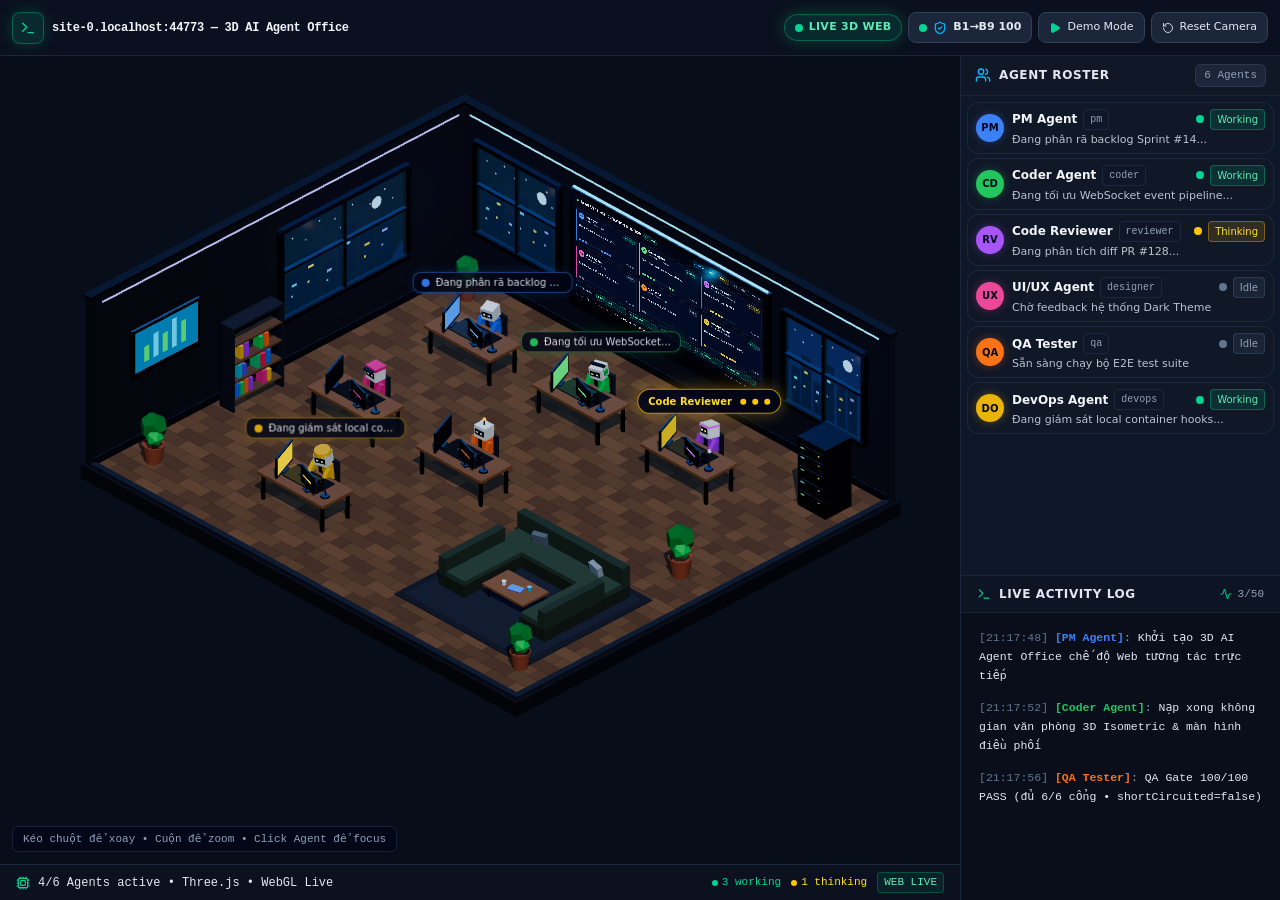
<file: agent-office/index.html>
<!doctype html>
<html lang="vi" class="dark">
  <head>
    <meta charset="UTF-8" />
    <meta name="viewport" content="width=device-width, initial-scale=1.0" />
    <title>3D AI Agent Office — Live Local Session</title>
    <script type="module" crossorigin src="./assets/index-Pufoz-ss.js"></script>
    <link rel="stylesheet" crossorigin href="./assets/index-B_tEXVIB.css">
  </head>
  <body class="bg-[#0a0f1d] text-slate-100 antialiased selection:bg-emerald-500/30 selection:text-emerald-200 overflow-hidden">
    <div id="root"></div>
  </body>
</html>
</file>
<file: agent-office/assets/index-B_tEXVIB.css>
/*! tailwindcss v4.3.5 | MIT License | https://tailwindcss.com */
@layer properties{@supports (((-webkit-hyphens:none)) and (not (margin-trim:block))) or ((-moz-orient:inline) and (not (color:rgb(from red r g b)))){*,:before,:after,::backdrop{--tw-scale-x:1;--tw-scale-y:1;--tw-scale-z:1;--tw-space-y-reverse:0;--tw-border-style:solid;--tw-leading:initial;--tw-font-weight:initial;--tw-tracking:initial;--tw-shadow:0 0 #0000;--tw-shadow-color:initial;--tw-shadow-alpha:100%;--tw-inset-shadow:0 0 #0000;--tw-inset-shadow-color:initial;--tw-inset-shadow-alpha:100%;--tw-ring-color:initial;--tw-ring-shadow:0 0 #0000;--tw-inset-ring-color:initial;--tw-inset-ring-shadow:0 0 #0000;--tw-ring-inset:initial;--tw-ring-offset-width:0px;--tw-ring-offset-color:#fff;--tw-ring-offset-shadow:0 0 #0000;--tw-backdrop-blur:initial;--tw-backdrop-brightness:initial;--tw-backdrop-contrast:initial;--tw-backdrop-grayscale:initial;--tw-backdrop-hue-rotate:initial;--tw-backdrop-invert:initial;--tw-backdrop-opacity:initial;--tw-backdrop-saturate:initial;--tw-backdrop-sepia:initial}}}@layer theme{:root,:host{--font-sans:-apple-system, BlinkMacSystemFont, "Segoe UI", Roboto, "Helvetica Neue", "Noto Sans", Arial, sans-serif, "Apple Color Emoji", "Segoe UI Emoji", "Segoe UI Symbol", "Noto Color Emoji";--font-mono:ui-monospace, SFMono-Regular, Menlo, Monaco, Consolas, "Liberation Mono", "Courier New", monospace;--color-red-200:oklch(88.5% .062 18.334);--color-red-300:oklch(80.8% .114 19.571);--color-red-400:oklch(70.4% .191 22.216);--color-red-500:oklch(63.7% .237 25.331);--color-red-950:oklch(25.8% .092 26.042);--color-amber-300:oklch(87.9% .169 91.605);--color-amber-400:oklch(82.8% .189 84.429);--color-amber-500:oklch(76.9% .188 70.08);--color-yellow-300:oklch(90.5% .182 98.111);--color-yellow-400:oklch(85.2% .199 91.936);--color-yellow-500:oklch(79.5% .184 86.047);--color-emerald-200:oklch(90.5% .093 164.15);--color-emerald-300:oklch(84.5% .143 164.978);--color-emerald-400:oklch(76.5% .177 163.223);--color-emerald-500:oklch(69.6% .17 162.48);--color-cyan-200:oklch(91.7% .08 205.041);--color-cyan-300:oklch(86.5% .127 207.078);--color-cyan-400:oklch(78.9% .154 211.53);--color-cyan-500:oklch(71.5% .143 215.221);--color-sky-200:oklch(90.1% .058 230.902);--color-sky-300:oklch(82.8% .111 230.318);--color-sky-400:oklch(74.6% .16 232.661);--color-sky-500:oklch(68.5% .169 237.323);--color-purple-400:oklch(71.4% .203 305.504);--color-slate-100:oklch(96.8% .007 247.896);--color-slate-200:oklch(92.9% .013 255.508);--color-slate-300:oklch(86.9% .022 252.894);--color-slate-400:oklch(70.4% .04 256.788);--color-slate-500:oklch(55.4% .046 257.417);--color-slate-700:oklch(37.2% .044 257.287);--color-slate-800:oklch(27.9% .041 260.031);--color-slate-900:oklch(20.8% .042 265.755);--color-slate-950:oklch(12.9% .042 264.695);--color-white:#fff;--spacing:.25rem;--text-xs:.75rem;--text-xs--line-height:calc(1 / .75);--text-sm:.875rem;--text-sm--line-height:calc(1.25 / .875);--font-weight-medium:500;--font-weight-semibold:600;--font-weight-bold:700;--tracking-tight:-.025em;--tracking-wide:.025em;--tracking-wider:.05em;--leading-snug:1.375;--leading-relaxed:1.625;--radius-md:.375rem;--radius-lg:.5rem;--radius-xl:.75rem;--radius-2xl:1rem;--animate-spin:spin 1s linear infinite;--animate-ping:ping 1s cubic-bezier(0, 0, .2, 1) infinite;--animate-pulse:pulse 2s cubic-bezier(.4, 0, .6, 1) infinite;--blur-sm:8px;--blur-md:12px;--default-transition-duration:.15s;--default-transition-timing-function:cubic-bezier(.4, 0, .2, 1);--default-font-family:var(--font-sans);--default-mono-font-family:var(--font-mono)}}@layer base{*,:after,:before,::backdrop{box-sizing:border-box;border:0 solid;margin:0;padding:0}::file-selector-button{box-sizing:border-box;border:0 solid;margin:0;padding:0}html,:host{-webkit-text-size-adjust:100%;tab-size:4;line-height:1.5;font-family:var(--default-font-family,-apple-system, BlinkMacSystemFont, "Segoe UI", Roboto, "Helvetica Neue", "Noto Sans", Arial, sans-serif, "Apple Color Emoji", "Segoe UI Emoji", "Segoe UI Symbol", "Noto Color Emoji");font-feature-settings:var(--default-font-feature-settings,normal);font-variation-settings:var(--default-font-variation-settings,normal);-webkit-tap-highlight-color:transparent}hr{height:0;color:inherit;border-top-width:1px}abbr:where([title]){-webkit-text-decoration:underline dotted;text-decoration:underline dotted}h1,h2,h3,h4,h5,h6{font-size:inherit;font-weight:inherit}a{color:inherit;-webkit-text-decoration:inherit;-webkit-text-decoration:inherit;-webkit-text-decoration:inherit;-webkit-text-decoration:inherit;text-decoration:inherit}b,strong{font-weight:bolder}code,kbd,samp,pre{font-family:var(--default-mono-font-family,ui-monospace, SFMono-Regular, Menlo, Monaco, Consolas, "Liberation Mono", "Courier New", monospace);font-feature-settings:var(--default-mono-font-feature-settings,normal);font-variation-settings:var(--default-mono-font-variation-settings,normal);font-size:1em}small{font-size:80%}sub,sup{vertical-align:baseline;font-size:75%;line-height:0;position:relative}sub{bottom:-.25em}sup{top:-.5em}table{text-indent:0;border-color:inherit;border-collapse:collapse}:-moz-focusring:where(:not(iframe)){outline:auto}progress{vertical-align:baseline}summary{display:list-item}ol,ul,menu{list-style:none}img,svg,video,canvas,audio,iframe,embed,object{vertical-align:middle;display:block}img,video{max-width:100%;height:auto}button,input,select,optgroup,textarea{font:inherit;font-feature-settings:inherit;font-variation-settings:inherit;letter-spacing:inherit;color:inherit;opacity:1;background-color:#0000;border-radius:0}::file-selector-button{font:inherit;font-feature-settings:inherit;font-variation-settings:inherit;letter-spacing:inherit;color:inherit;opacity:1;background-color:#0000;border-radius:0}:where(select:is([multiple],[size])) optgroup{font-weight:bolder}:where(select:is([multiple],[size])) optgroup option{padding-inline-start:20px}::file-selector-button{margin-inline-end:4px}::placeholder{opacity:1}@supports (not ((-webkit-appearance:-apple-pay-button))) or (contain-intrinsic-size:1px){::placeholder{color:currentColor}@supports (color:color-mix(in lab, red, red)){::placeholder{color:color-mix(in oklab, currentcolor 50%, transparent)}}}textarea{resize:vertical}::-webkit-search-decoration{-webkit-appearance:none}::-webkit-date-and-time-value{min-height:1lh;text-align:inherit}::-webkit-datetime-edit{display:inline-flex}::-webkit-datetime-edit-fields-wrapper{padding:0}::-webkit-datetime-edit{padding-block:0}::-webkit-datetime-edit-year-field{padding-block:0}::-webkit-datetime-edit-month-field{padding-block:0}::-webkit-datetime-edit-day-field{padding-block:0}::-webkit-datetime-edit-hour-field{padding-block:0}::-webkit-datetime-edit-minute-field{padding-block:0}::-webkit-datetime-edit-second-field{padding-block:0}::-webkit-datetime-edit-millisecond-field{padding-block:0}::-webkit-datetime-edit-meridiem-field{padding-block:0}::-webkit-calendar-picker-indicator{line-height:1}:-moz-ui-invalid{box-shadow:none}button,input:where([type=button],[type=reset],[type=submit]){appearance:button}::file-selector-button{appearance:button}::-webkit-inner-spin-button{height:auto}::-webkit-outer-spin-button{height:auto}[hidden]:where(:not([hidden=until-found])){display:none!important}html,body,#root{color:#f1f5f9;background-color:#0a0f1d;width:100%;height:100%;margin:0;padding:0;font-family:Inter,ui-sans-serif,system-ui,-apple-system,BlinkMacSystemFont,Segoe UI,Roboto,sans-serif}}@layer components;@layer utilities{.pointer-events-none{pointer-events:none}.visible{visibility:visible}.absolute{position:absolute}.relative{position:relative}.static{position:static}.top-3{top:calc(var(--spacing) * 3)}.right-3{right:calc(var(--spacing) * 3)}.bottom-3{bottom:calc(var(--spacing) * 3)}.left-3{left:calc(var(--spacing) * 3)}.z-10{z-index:10}.z-20{z-index:20}.z-30{z-index:30}.container{width:100%}@media (width>=40rem){.container{max-width:40rem}}@media (width>=48rem){.container{max-width:48rem}}@media (width>=64rem){.container{max-width:64rem}}@media (width>=80rem){.container{max-width:80rem}}@media (width>=96rem){.container{max-width:96rem}}.mt-0\.5{margin-top:calc(var(--spacing) * .5)}.mr-0\.5{margin-right:calc(var(--spacing) * .5)}.ml-1{margin-left:var(--spacing)}.line-clamp-2{-webkit-line-clamp:2;-webkit-box-orient:vertical;display:-webkit-box;overflow:hidden}.flex{display:flex}.grid{display:grid}.hidden{display:none}.inline-flex{display:inline-flex}.h-1\.5{height:calc(var(--spacing) * 1.5)}.h-2{height:calc(var(--spacing) * 2)}.h-3{height:calc(var(--spacing) * 3)}.h-3\.5{height:calc(var(--spacing) * 3.5)}.h-4{height:calc(var(--spacing) * 4)}.h-7{height:calc(var(--spacing) * 7)}.h-8{height:calc(var(--spacing) * 8)}.h-9{height:calc(var(--spacing) * 9)}.h-14{height:calc(var(--spacing) * 14)}.h-full{height:100%}.h-screen{height:100vh}.min-h-0{min-height:0}.w-1\.5{width:calc(var(--spacing) * 1.5)}.w-1\/4{width:25%}.w-2{width:calc(var(--spacing) * 2)}.w-3{width:calc(var(--spacing) * 3)}.w-3\.5{width:calc(var(--spacing) * 3.5)}.w-3\/4{width:75%}.w-4{width:calc(var(--spacing) * 4)}.w-7{width:calc(var(--spacing) * 7)}.w-8{width:calc(var(--spacing) * 8)}.w-\[470px\]{width:470px}.w-full{width:100%}.w-screen{width:100vw}.max-w-\[128px\]{max-width:128px}.max-w-\[155px\]{max-width:155px}.max-w-\[205px\]{max-width:205px}.max-w-\[calc\(100\%-24px\)\]{max-width:calc(100% - 24px)}.min-w-0{min-width:0}.min-w-\[290px\]{min-width:290px}.flex-1{flex:1}.flex-\[1\.6\]{flex:1.6}.shrink-0{flex-shrink:0}.scale-105{--tw-scale-x:105%;--tw-scale-y:105%;--tw-scale-z:105%;scale:var(--tw-scale-x) var(--tw-scale-y)}.animate-ping{animation:var(--animate-ping)}.animate-pulse{animation:var(--animate-pulse)}.animate-spin{animation:var(--animate-spin)}.cursor-pointer{cursor:pointer}.grid-cols-2{grid-template-columns:repeat(2,minmax(0,1fr))}.grid-cols-4{grid-template-columns:repeat(4,minmax(0,1fr))}.flex-col{flex-direction:column}.flex-wrap{flex-wrap:wrap}.items-center{align-items:center}.items-start{align-items:flex-start}.justify-between{justify-content:space-between}.justify-center{justify-content:center}.gap-1{gap:var(--spacing)}.gap-1\.5{gap:calc(var(--spacing) * 1.5)}.gap-2{gap:calc(var(--spacing) * 2)}.gap-2\.5{gap:calc(var(--spacing) * 2.5)}.gap-3{gap:calc(var(--spacing) * 3)}:where(.space-y-1>:not(:last-child)){--tw-space-y-reverse:0;margin-block-start:calc(var(--spacing) * var(--tw-space-y-reverse));margin-block-end:calc(var(--spacing) * calc(1 - var(--tw-space-y-reverse)))}:where(.space-y-1\.5>:not(:last-child)){--tw-space-y-reverse:0;margin-block-start:calc(calc(var(--spacing) * 1.5) * var(--tw-space-y-reverse));margin-block-end:calc(calc(var(--spacing) * 1.5) * calc(1 - var(--tw-space-y-reverse)))}:where(.space-y-2>:not(:last-child)){--tw-space-y-reverse:0;margin-block-start:calc(calc(var(--spacing) * 2) * var(--tw-space-y-reverse));margin-block-end:calc(calc(var(--spacing) * 2) * calc(1 - var(--tw-space-y-reverse)))}:where(.space-y-3>:not(:last-child)){--tw-space-y-reverse:0;margin-block-start:calc(calc(var(--spacing) * 3) * var(--tw-space-y-reverse));margin-block-end:calc(calc(var(--spacing) * 3) * calc(1 - var(--tw-space-y-reverse)))}.truncate{text-overflow:ellipsis;white-space:nowrap;overflow:hidden}.overflow-hidden{overflow:hidden}.overflow-y-auto{overflow-y:auto}.rounded{border-radius:.25rem}.rounded-2xl{border-radius:var(--radius-2xl)}.rounded-full{border-radius:2147483647px}.rounded-lg{border-radius:var(--radius-lg)}.rounded-md{border-radius:var(--radius-md)}.rounded-xl{border-radius:var(--radius-xl)}.border{border-style:var(--tw-border-style);border-width:1px}.border-t{border-top-style:var(--tw-border-style);border-top-width:1px}.border-b{border-bottom-style:var(--tw-border-style);border-bottom-width:1px}.border-l{border-left-style:var(--tw-border-style);border-left-width:1px}.border-amber-500\/35{border-color:#f99c0059}@supports (color:color-mix(in lab, red, red)){.border-amber-500\/35{border-color:color-mix(in oklab, var(--color-amber-500) 35%, transparent)}}.border-amber-500\/40{border-color:#f99c0066}@supports (color:color-mix(in lab, red, red)){.border-amber-500\/40{border-color:color-mix(in oklab, var(--color-amber-500) 40%, transparent)}}.border-cyan-400\/60{border-color:#00d2ef99}@supports (color:color-mix(in lab, red, red)){.border-cyan-400\/60{border-color:color-mix(in oklab, var(--color-cyan-400) 60%, transparent)}}.border-cyan-500\/40{border-color:#00b7d766}@supports (color:color-mix(in lab, red, red)){.border-cyan-500\/40{border-color:color-mix(in oklab, var(--color-cyan-500) 40%, transparent)}}.border-emerald-500\/30{border-color:#00bb7f4d}@supports (color:color-mix(in lab, red, red)){.border-emerald-500\/30{border-color:color-mix(in oklab, var(--color-emerald-500) 30%, transparent)}}.border-emerald-500\/35{border-color:#00bb7f59}@supports (color:color-mix(in lab, red, red)){.border-emerald-500\/35{border-color:color-mix(in oklab, var(--color-emerald-500) 35%, transparent)}}.border-emerald-500\/40{border-color:#00bb7f66}@supports (color:color-mix(in lab, red, red)){.border-emerald-500\/40{border-color:color-mix(in oklab, var(--color-emerald-500) 40%, transparent)}}.border-emerald-500\/50{border-color:#00bb7f80}@supports (color:color-mix(in lab, red, red)){.border-emerald-500\/50{border-color:color-mix(in oklab, var(--color-emerald-500) 50%, transparent)}}.border-red-500\/35{border-color:#fb2c3659}@supports (color:color-mix(in lab, red, red)){.border-red-500\/35{border-color:color-mix(in oklab, var(--color-red-500) 35%, transparent)}}.border-red-500\/40{border-color:#fb2c3666}@supports (color:color-mix(in lab, red, red)){.border-red-500\/40{border-color:color-mix(in oklab, var(--color-red-500) 40%, transparent)}}.border-red-500\/80{border-color:#fb2c36cc}@supports (color:color-mix(in lab, red, red)){.border-red-500\/80{border-color:color-mix(in oklab, var(--color-red-500) 80%, transparent)}}.border-sky-400\/60{border-color:#00bcfe99}@supports (color:color-mix(in lab, red, red)){.border-sky-400\/60{border-color:color-mix(in oklab, var(--color-sky-400) 60%, transparent)}}.border-slate-700{border-color:var(--color-slate-700)}.border-slate-700\/70{border-color:#314158b3}@supports (color:color-mix(in lab, red, red)){.border-slate-700\/70{border-color:color-mix(in oklab, var(--color-slate-700) 70%, transparent)}}.border-slate-700\/80{border-color:#314158cc}@supports (color:color-mix(in lab, red, red)){.border-slate-700\/80{border-color:color-mix(in oklab, var(--color-slate-700) 80%, transparent)}}.border-slate-700\/90{border-color:#314158e6}@supports (color:color-mix(in lab, red, red)){.border-slate-700\/90{border-color:color-mix(in oklab, var(--color-slate-700) 90%, transparent)}}.border-slate-800{border-color:var(--color-slate-800)}.border-slate-800\/80{border-color:#1d293dcc}@supports (color:color-mix(in lab, red, red)){.border-slate-800\/80{border-color:color-mix(in oklab, var(--color-slate-800) 80%, transparent)}}.border-slate-800\/90{border-color:#1d293de6}@supports (color:color-mix(in lab, red, red)){.border-slate-800\/90{border-color:color-mix(in oklab, var(--color-slate-800) 90%, transparent)}}.border-yellow-400\/70{border-color:#fac800b3}@supports (color:color-mix(in lab, red, red)){.border-yellow-400\/70{border-color:color-mix(in oklab, var(--color-yellow-400) 70%, transparent)}}.border-yellow-500\/40{border-color:#edb20066}@supports (color:color-mix(in lab, red, red)){.border-yellow-500\/40{border-color:color-mix(in oklab, var(--color-yellow-500) 40%, transparent)}}.bg-\[\#0a0f1d\]{background-color:#0a0f1d}.bg-\[\#0a101f\]{background-color:#0a101f}.bg-\[\#0b1120\]\/95{background-color:oklab(18.0205% -.00191095 -.0324018/.95)}.bg-\[\#0b1326\]\/95{background-color:oklab(19.0386% -.00319589 -.0404815/.95)}.bg-\[\#0d1424\]{background-color:#0d1424}.bg-\[\#0f172a\]{background-color:#0f172a}.bg-\[\#0f172a\]\/85{background-color:oklab(20.7682% -.00294789 -.0397151/.85)}.bg-\[\#0f172a\]\/90{background-color:oklab(20.7682% -.00294789 -.0397151/.9)}.bg-\[\#080d1a\]{background-color:#080d1a}.bg-\[\#090e1a\]{background-color:#090e1a}.bg-\[\#111827\]\/80{background-color:oklab(21.0084% -.00295351 -.031625/.8)}.bg-\[\#111827\]\/90{background-color:oklab(21.0084% -.00295351 -.031625/.9)}.bg-amber-400{background-color:var(--color-amber-400)}.bg-amber-500\/10{background-color:#f99c001a}@supports (color:color-mix(in lab, red, red)){.bg-amber-500\/10{background-color:color-mix(in oklab, var(--color-amber-500) 10%, transparent)}}.bg-amber-500\/15{background-color:#f99c0026}@supports (color:color-mix(in lab, red, red)){.bg-amber-500\/15{background-color:color-mix(in oklab, var(--color-amber-500) 15%, transparent)}}.bg-cyan-400{background-color:var(--color-cyan-400)}.bg-cyan-500\/15{background-color:#00b7d726}@supports (color:color-mix(in lab, red, red)){.bg-cyan-500\/15{background-color:color-mix(in oklab, var(--color-cyan-500) 15%, transparent)}}.bg-cyan-500\/20{background-color:#00b7d733}@supports (color:color-mix(in lab, red, red)){.bg-cyan-500\/20{background-color:color-mix(in oklab, var(--color-cyan-500) 20%, transparent)}}.bg-emerald-400{background-color:var(--color-emerald-400)}.bg-emerald-500\/10{background-color:#00bb7f1a}@supports (color:color-mix(in lab, red, red)){.bg-emerald-500\/10{background-color:color-mix(in oklab, var(--color-emerald-500) 10%, transparent)}}.bg-emerald-500\/15{background-color:#00bb7f26}@supports (color:color-mix(in lab, red, red)){.bg-emerald-500\/15{background-color:color-mix(in oklab, var(--color-emerald-500) 15%, transparent)}}.bg-emerald-500\/20{background-color:#00bb7f33}@supports (color:color-mix(in lab, red, red)){.bg-emerald-500\/20{background-color:color-mix(in oklab, var(--color-emerald-500) 20%, transparent)}}.bg-red-400{background-color:var(--color-red-400)}.bg-red-500{background-color:var(--color-red-500)}.bg-red-500\/10{background-color:#fb2c361a}@supports (color:color-mix(in lab, red, red)){.bg-red-500\/10{background-color:color-mix(in oklab, var(--color-red-500) 10%, transparent)}}.bg-red-500\/15{background-color:#fb2c3626}@supports (color:color-mix(in lab, red, red)){.bg-red-500\/15{background-color:color-mix(in oklab, var(--color-red-500) 15%, transparent)}}.bg-red-950\/95{background-color:#460809f2}@supports (color:color-mix(in lab, red, red)){.bg-red-950\/95{background-color:color-mix(in oklab, var(--color-red-950) 95%, transparent)}}.bg-sky-500\/20{background-color:#00a5ef33}@supports (color:color-mix(in lab, red, red)){.bg-sky-500\/20{background-color:color-mix(in oklab, var(--color-sky-500) 20%, transparent)}}.bg-slate-400{background-color:var(--color-slate-400)}.bg-slate-500{background-color:var(--color-slate-500)}.bg-slate-800{background-color:var(--color-slate-800)}.bg-slate-800\/80{background-color:#1d293dcc}@supports (color:color-mix(in lab, red, red)){.bg-slate-800\/80{background-color:color-mix(in oklab, var(--color-slate-800) 80%, transparent)}}.bg-slate-800\/90{background-color:#1d293de6}@supports (color:color-mix(in lab, red, red)){.bg-slate-800\/90{background-color:color-mix(in oklab, var(--color-slate-800) 90%, transparent)}}.bg-slate-800\/95{background-color:#1d293df2}@supports (color:color-mix(in lab, red, red)){.bg-slate-800\/95{background-color:color-mix(in oklab, var(--color-slate-800) 95%, transparent)}}.bg-slate-900{background-color:var(--color-slate-900)}.bg-slate-900\/80{background-color:#0f172bcc}@supports (color:color-mix(in lab, red, red)){.bg-slate-900\/80{background-color:color-mix(in oklab, var(--color-slate-900) 80%, transparent)}}.bg-slate-900\/85{background-color:#0f172bd9}@supports (color:color-mix(in lab, red, red)){.bg-slate-900\/85{background-color:color-mix(in oklab, var(--color-slate-900) 85%, transparent)}}.bg-slate-900\/90{background-color:#0f172be6}@supports (color:color-mix(in lab, red, red)){.bg-slate-900\/90{background-color:color-mix(in oklab, var(--color-slate-900) 90%, transparent)}}.bg-slate-950\/75{background-color:#020618bf}@supports (color:color-mix(in lab, red, red)){.bg-slate-950\/75{background-color:color-mix(in oklab, var(--color-slate-950) 75%, transparent)}}.bg-slate-950\/90{background-color:#020618e6}@supports (color:color-mix(in lab, red, red)){.bg-slate-950\/90{background-color:color-mix(in oklab, var(--color-slate-950) 90%, transparent)}}.bg-yellow-400{background-color:var(--color-yellow-400)}.bg-yellow-500\/15{background-color:#edb20026}@supports (color:color-mix(in lab, red, red)){.bg-yellow-500\/15{background-color:color-mix(in oklab, var(--color-yellow-500) 15%, transparent)}}.fill-cyan-300{fill:var(--color-cyan-300)}.fill-emerald-400{fill:var(--color-emerald-400)}.p-1{padding:var(--spacing)}.p-1\.5{padding:calc(var(--spacing) * 1.5)}.p-3{padding:calc(var(--spacing) * 3)}.p-3\.5{padding:calc(var(--spacing) * 3.5)}.px-1\.5{padding-inline:calc(var(--spacing) * 1.5)}.px-2{padding-inline:calc(var(--spacing) * 2)}.px-2\.5{padding-inline:calc(var(--spacing) * 2.5)}.px-3{padding-inline:calc(var(--spacing) * 3)}.px-3\.5{padding-inline:calc(var(--spacing) * 3.5)}.px-4{padding-inline:calc(var(--spacing) * 4)}.py-0\.5{padding-block:calc(var(--spacing) * .5)}.py-1{padding-block:var(--spacing)}.py-1\.5{padding-block:calc(var(--spacing) * 1.5)}.py-2{padding-block:calc(var(--spacing) * 2)}.py-2\.5{padding-block:calc(var(--spacing) * 2.5)}.py-3{padding-block:calc(var(--spacing) * 3)}.py-4{padding-block:calc(var(--spacing) * 4)}.py-8{padding-block:calc(var(--spacing) * 8)}.pl-2{padding-left:calc(var(--spacing) * 2)}.text-center{text-align:center}.text-left{text-align:left}.font-mono{font-family:var(--font-mono)}.text-xs{font-size:var(--text-xs);line-height:var(--tw-leading,var(--text-xs--line-height))}.text-\[10px\]{font-size:10px}.text-\[11\.5px\]{font-size:11.5px}.text-\[11px\]{font-size:11px}.leading-relaxed{--tw-leading:var(--leading-relaxed);line-height:var(--leading-relaxed)}.leading-snug{--tw-leading:var(--leading-snug);line-height:var(--leading-snug)}.font-bold{--tw-font-weight:var(--font-weight-bold);font-weight:var(--font-weight-bold)}.font-medium{--tw-font-weight:var(--font-weight-medium);font-weight:var(--font-weight-medium)}.font-semibold{--tw-font-weight:var(--font-weight-semibold);font-weight:var(--font-weight-semibold)}.tracking-tight{--tw-tracking:var(--tracking-tight);letter-spacing:var(--tracking-tight)}.tracking-wide{--tw-tracking:var(--tracking-wide);letter-spacing:var(--tracking-wide)}.tracking-wider{--tw-tracking:var(--tracking-wider);letter-spacing:var(--tracking-wider)}.break-words{overflow-wrap:break-word}.whitespace-nowrap{white-space:nowrap}.text-amber-300{color:var(--color-amber-300)}.text-cyan-200{color:var(--color-cyan-200)}.text-cyan-300{color:var(--color-cyan-300)}.text-emerald-200{color:var(--color-emerald-200)}.text-emerald-300{color:var(--color-emerald-300)}.text-emerald-400{color:var(--color-emerald-400)}.text-purple-400{color:var(--color-purple-400)}.text-red-200{color:var(--color-red-200)}.text-red-300{color:var(--color-red-300)}.text-red-400{color:var(--color-red-400)}.text-sky-200{color:var(--color-sky-200)}.text-sky-300{color:var(--color-sky-300)}.text-sky-400{color:var(--color-sky-400)}.text-slate-100{color:var(--color-slate-100)}.text-slate-200{color:var(--color-slate-200)}.text-slate-300{color:var(--color-slate-300)}.text-slate-300\/90{color:#cad5e2e6}@supports (color:color-mix(in lab, red, red)){.text-slate-300\/90{color:color-mix(in oklab, var(--color-slate-300) 90%, transparent)}}.text-slate-400{color:var(--color-slate-400)}.text-slate-500{color:var(--color-slate-500)}.text-slate-950{color:var(--color-slate-950)}.text-yellow-300{color:var(--color-yellow-300)}.uppercase{text-transform:uppercase}.italic{font-style:italic}.antialiased{-webkit-font-smoothing:antialiased;-moz-osx-font-smoothing:grayscale}.opacity-75{opacity:.75}.opacity-90{opacity:.9}.shadow-\[0_0_14px_rgba\(16\,185\,129\,0\.25\)\]{--tw-shadow:0 0 14px var(--tw-shadow-color,#10b98140);box-shadow:var(--tw-inset-shadow), var(--tw-inset-ring-shadow), var(--tw-ring-offset-shadow), var(--tw-ring-shadow), var(--tw-shadow)}.shadow-\[0_0_14px_rgba\(34\,211\,238\,0\.25\)\]{--tw-shadow:0 0 14px var(--tw-shadow-color,#22d3ee40);box-shadow:var(--tw-inset-shadow), var(--tw-inset-ring-shadow), var(--tw-ring-offset-shadow), var(--tw-ring-shadow), var(--tw-shadow)}.shadow-\[0_0_14px_rgba\(56\,189\,248\,0\.25\)\]{--tw-shadow:0 0 14px var(--tw-shadow-color,#38bdf840);box-shadow:var(--tw-inset-shadow), var(--tw-inset-ring-shadow), var(--tw-ring-offset-shadow), var(--tw-ring-shadow), var(--tw-shadow)}.shadow-\[0_0_16px_rgba\(34\,197\,94\,0\.28\)\]{--tw-shadow:0 0 16px var(--tw-shadow-color,#22c55e47);box-shadow:var(--tw-inset-shadow), var(--tw-inset-ring-shadow), var(--tw-ring-offset-shadow), var(--tw-ring-shadow), var(--tw-shadow)}.shadow-\[0_0_16px_rgba\(250\,204\,21\,0\.35\)\]{--tw-shadow:0 0 16px var(--tw-shadow-color,#facc1559);box-shadow:var(--tw-inset-shadow), var(--tw-inset-ring-shadow), var(--tw-ring-offset-shadow), var(--tw-ring-shadow), var(--tw-shadow)}.shadow-\[0_0_18px_rgba\(239\,68\,68\,0\.5\)\]{--tw-shadow:0 0 18px var(--tw-shadow-color,#ef444480);box-shadow:var(--tw-inset-shadow), var(--tw-inset-ring-shadow), var(--tw-ring-offset-shadow), var(--tw-ring-shadow), var(--tw-shadow)}.shadow-\[0_20px_50px_rgba\(0\,0\,0\,0\.75\)\]{--tw-shadow:0 20px 50px var(--tw-shadow-color,#000000bf);box-shadow:var(--tw-inset-shadow), var(--tw-inset-ring-shadow), var(--tw-ring-offset-shadow), var(--tw-ring-shadow), var(--tw-shadow)}.shadow-inner{--tw-shadow:inset 0 2px 4px 0 var(--tw-shadow-color,#0000000d);box-shadow:var(--tw-inset-shadow), var(--tw-inset-ring-shadow), var(--tw-ring-offset-shadow), var(--tw-ring-shadow), var(--tw-shadow)}.shadow-lg{--tw-shadow:0 10px 15px -3px var(--tw-shadow-color,#0000001a), 0 4px 6px -4px var(--tw-shadow-color,#0000001a);box-shadow:var(--tw-inset-shadow), var(--tw-inset-ring-shadow), var(--tw-ring-offset-shadow), var(--tw-ring-shadow), var(--tw-shadow)}.ring-2{--tw-ring-shadow:var(--tw-ring-inset, ) 0 0 0 calc(2px + var(--tw-ring-offset-width)) var(--tw-ring-color,currentcolor);box-shadow:var(--tw-inset-shadow), var(--tw-inset-ring-shadow), var(--tw-ring-offset-shadow), var(--tw-ring-shadow), var(--tw-shadow)}.ring-white\/10{--tw-ring-color:#ffffff1a}@supports (color:color-mix(in lab, red, red)){.ring-white\/10{--tw-ring-color:color-mix(in oklab, var(--color-white) 10%, transparent)}}.backdrop-blur{--tw-backdrop-blur:blur(8px);-webkit-backdrop-filter:var(--tw-backdrop-blur, ) var(--tw-backdrop-brightness, ) var(--tw-backdrop-contrast, ) var(--tw-backdrop-grayscale, ) var(--tw-backdrop-hue-rotate, ) var(--tw-backdrop-invert, ) var(--tw-backdrop-opacity, ) var(--tw-backdrop-saturate, ) var(--tw-backdrop-sepia, );backdrop-filter:var(--tw-backdrop-blur, ) var(--tw-backdrop-brightness, ) var(--tw-backdrop-contrast, ) var(--tw-backdrop-grayscale, ) var(--tw-backdrop-hue-rotate, ) var(--tw-backdrop-invert, ) var(--tw-backdrop-opacity, ) var(--tw-backdrop-saturate, ) var(--tw-backdrop-sepia, )}.backdrop-blur-md{--tw-backdrop-blur:blur(var(--blur-md));-webkit-backdrop-filter:var(--tw-backdrop-blur, ) var(--tw-backdrop-brightness, ) var(--tw-backdrop-contrast, ) var(--tw-backdrop-grayscale, ) var(--tw-backdrop-hue-rotate, ) var(--tw-backdrop-invert, ) var(--tw-backdrop-opacity, ) var(--tw-backdrop-saturate, ) var(--tw-backdrop-sepia, );backdrop-filter:var(--tw-backdrop-blur, ) var(--tw-backdrop-brightness, ) var(--tw-backdrop-contrast, ) var(--tw-backdrop-grayscale, ) var(--tw-backdrop-hue-rotate, ) var(--tw-backdrop-invert, ) var(--tw-backdrop-opacity, ) var(--tw-backdrop-saturate, ) var(--tw-backdrop-sepia, )}.backdrop-blur-sm{--tw-backdrop-blur:blur(var(--blur-sm));-webkit-backdrop-filter:var(--tw-backdrop-blur, ) var(--tw-backdrop-brightness, ) var(--tw-backdrop-contrast, ) var(--tw-backdrop-grayscale, ) var(--tw-backdrop-hue-rotate, ) var(--tw-backdrop-invert, ) var(--tw-backdrop-opacity, ) var(--tw-backdrop-saturate, ) var(--tw-backdrop-sepia, );backdrop-filter:var(--tw-backdrop-blur, ) var(--tw-backdrop-brightness, ) var(--tw-backdrop-contrast, ) var(--tw-backdrop-grayscale, ) var(--tw-backdrop-hue-rotate, ) var(--tw-backdrop-invert, ) var(--tw-backdrop-opacity, ) var(--tw-backdrop-saturate, ) var(--tw-backdrop-sepia, )}.transition{transition-property:color,background-color,border-color,outline-color,text-decoration-color,fill,stroke,--tw-gradient-from,--tw-gradient-via,--tw-gradient-to,opacity,box-shadow,transform,translate,scale,rotate,filter,-webkit-backdrop-filter,backdrop-filter,display,content-visibility,overlay,pointer-events;transition-timing-function:var(--tw-ease,var(--default-transition-timing-function));transition-duration:var(--tw-duration,var(--default-transition-duration))}.transition-all{transition-property:all;transition-timing-function:var(--tw-ease,var(--default-transition-timing-function));transition-duration:var(--tw-duration,var(--default-transition-duration))}.transition-colors{transition-property:color,background-color,border-color,outline-color,text-decoration-color,fill,stroke,--tw-gradient-from,--tw-gradient-via,--tw-gradient-to;transition-timing-function:var(--tw-ease,var(--default-transition-timing-function));transition-duration:var(--tw-duration,var(--default-transition-duration))}.selection\:bg-emerald-500\/30 ::selection{background-color:#00bb7f4d}@supports (color:color-mix(in lab, red, red)){.selection\:bg-emerald-500\/30 ::selection{background-color:color-mix(in oklab, var(--color-emerald-500) 30%, transparent)}}.selection\:bg-emerald-500\/30::selection{background-color:#00bb7f4d}@supports (color:color-mix(in lab, red, red)){.selection\:bg-emerald-500\/30::selection{background-color:color-mix(in oklab, var(--color-emerald-500) 30%, transparent)}}.selection\:text-emerald-200 ::selection{color:var(--color-emerald-200)}.selection\:text-emerald-200::selection{color:var(--color-emerald-200)}@media (hover:hover){.hover\:border-slate-500:hover{border-color:var(--color-slate-500)}.hover\:border-slate-700:hover{border-color:var(--color-slate-700)}.hover\:bg-cyan-500\/30:hover{background-color:#00b7d74d}@supports (color:color-mix(in lab, red, red)){.hover\:bg-cyan-500\/30:hover{background-color:color-mix(in oklab, var(--color-cyan-500) 30%, transparent)}}.hover\:bg-emerald-500\/30:hover{background-color:#00bb7f4d}@supports (color:color-mix(in lab, red, red)){.hover\:bg-emerald-500\/30:hover{background-color:color-mix(in oklab, var(--color-emerald-500) 30%, transparent)}}.hover\:bg-slate-700:hover{background-color:var(--color-slate-700)}.hover\:bg-slate-700\/80:hover{background-color:#314158cc}@supports (color:color-mix(in lab, red, red)){.hover\:bg-slate-700\/80:hover{background-color:color-mix(in oklab, var(--color-slate-700) 80%, transparent)}}.hover\:bg-slate-800:hover{background-color:var(--color-slate-800)}.hover\:bg-slate-800\/40:hover{background-color:#1d293d66}@supports (color:color-mix(in lab, red, red)){.hover\:bg-slate-800\/40:hover{background-color:color-mix(in oklab, var(--color-slate-800) 40%, transparent)}}.hover\:bg-slate-800\/60:hover{background-color:#1d293d99}@supports (color:color-mix(in lab, red, red)){.hover\:bg-slate-800\/60:hover{background-color:color-mix(in oklab, var(--color-slate-800) 60%, transparent)}}.hover\:text-slate-100:hover{color:var(--color-slate-100)}}.disabled\:opacity-60:disabled{opacity:.6}@media (width>=40rem){.sm\:inline-flex{display:inline-flex}.sm\:text-sm{font-size:var(--text-sm);line-height:var(--tw-leading,var(--text-sm--line-height))}}@media (width>=80rem){.xl\:inline-flex{display:inline-flex}}}.custom-scrollbar::-webkit-scrollbar{width:6px;height:6px}.custom-scrollbar::-webkit-scrollbar-track{background:#0f172a80}.custom-scrollbar::-webkit-scrollbar-thumb{background:#47556999;border-radius:9999px}.custom-scrollbar::-webkit-scrollbar-thumb:hover{background:#64748be6}@keyframes thinking-blink{0%,to{opacity:1;transform:scale(1);box-shadow:0 0 8px #facc15d9}50%{opacity:.35;transform:scale(.85);box-shadow:0 0 2px #facc1540}}@keyframes working-glow{0%,to{box-shadow:0 0 6px #22c55ebf,0 0 14px #22c55e73}50%{box-shadow:0 0 10px #22c55e,0 0 20px #22c55eb3}}@keyframes dot-bounce{0%,80%,to{opacity:.4;transform:translateY(0)}40%{opacity:1;transform:translateY(-3px)}}.status-dot-thinking{animation:1.1s ease-in-out infinite thinking-blink}.status-dot-working{animation:1.8s ease-in-out infinite working-glow}.thinking-dot-1{animation:1.2s ease-in-out infinite dot-bounce}.thinking-dot-2{animation:1.2s ease-in-out .18s infinite dot-bounce}.thinking-dot-3{animation:1.2s ease-in-out .36s infinite dot-bounce}@property --tw-scale-x{syntax:"*";inherits:false;initial-value:1}@property --tw-scale-y{syntax:"*";inherits:false;initial-value:1}@property --tw-scale-z{syntax:"*";inherits:false;initial-value:1}@property --tw-space-y-reverse{syntax:"*";inherits:false;initial-value:0}@property --tw-border-style{syntax:"*";inherits:false;initial-value:solid}@property --tw-leading{syntax:"*";inherits:false}@property --tw-font-weight{syntax:"*";inherits:false}@property --tw-tracking{syntax:"*";inherits:false}@property --tw-shadow{syntax:"*";inherits:false;initial-value:0 0 #0000}@property --tw-shadow-color{syntax:"*";inherits:false}@property --tw-shadow-alpha{syntax:"<percentage>";inherits:false;initial-value:100%}@property --tw-inset-shadow{syntax:"*";inherits:false;initial-value:0 0 #0000}@property --tw-inset-shadow-color{syntax:"*";inherits:false}@property --tw-inset-shadow-alpha{syntax:"<percentage>";inherits:false;initial-value:100%}@property --tw-ring-color{syntax:"*";inherits:false}@property --tw-ring-shadow{syntax:"*";inherits:false;initial-value:0 0 #0000}@property --tw-inset-ring-color{syntax:"*";inherits:false}@property --tw-inset-ring-shadow{syntax:"*";inherits:false;initial-value:0 0 #0000}@property --tw-ring-inset{syntax:"*";inherits:false}@property --tw-ring-offset-width{syntax:"<length>";inherits:false;initial-value:0}@property --tw-ring-offset-color{syntax:"*";inherits:false;initial-value:#fff}@property --tw-ring-offset-shadow{syntax:"*";inherits:false;initial-value:0 0 #0000}@property --tw-backdrop-blur{syntax:"*";inherits:false}@property --tw-backdrop-brightness{syntax:"*";inherits:false}@property --tw-backdrop-contrast{syntax:"*";inherits:false}@property --tw-backdrop-grayscale{syntax:"*";inherits:false}@property --tw-backdrop-hue-rotate{syntax:"*";inherits:false}@property --tw-backdrop-invert{syntax:"*";inherits:false}@property --tw-backdrop-opacity{syntax:"*";inherits:false}@property --tw-backdrop-saturate{syntax:"*";inherits:false}@property --tw-backdrop-sepia{syntax:"*";inherits:false}@keyframes spin{to{transform:rotate(360deg)}}@keyframes ping{75%,to{opacity:0;transform:scale(2)}}@keyframes pulse{50%{opacity:.5}}
</file>
